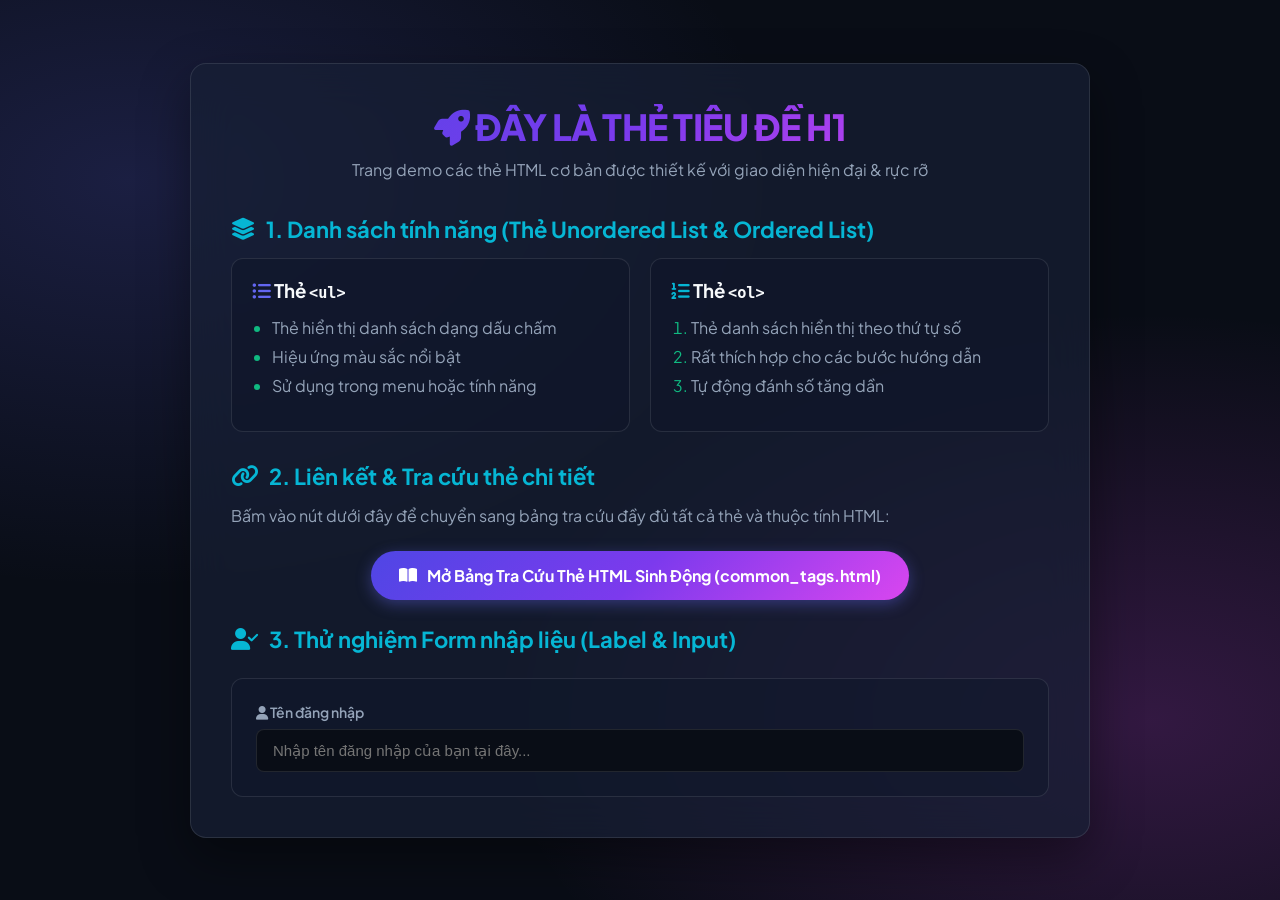
<file: index.html>
<!DOCTYPE html>
<html lang="vi">

<head>
    <meta charset="UTF-8">
    <meta name="viewport" content="width=device-width, initial-scale=1.0">
    <link rel="stylesheet" href="index.css">
    <link rel="stylesheet" href="https://cdnjs.cloudflare.com/ajax/libs/font-awesome/6.4.0/css/all.min.css">
    <title>Demo AI - Trang Chủ HTML5 Sinh Động</title>
</head>

<body>
    <div class="main-wrapper">
        <header>
            <h1><i class="fa-rocket fa-solid"></i> ĐÂY LÀ THẺ TIÊU ĐỀ H1</h1>
            <p class="subtitle">Trang demo các thẻ HTML cơ bản được thiết kế với giao diện hiện đại & rực rỡ</p>
        </header>

        <h2><i class="fa-solid fa-layer-group"></i> 1. Danh sách tính năng (Thẻ Unordered List & Ordered List)</h2>
        <div class="card-grid">
            <div class="info-card">
                <h3><i class="fa-solid fa-list-ul" style="color: #6366f1;"></i> Thẻ <code>&lt;ul&gt;</code></h3>
                <ul>
                    <li>Thẻ hiển thị danh sách dạng dấu chấm</li>
                    <li>Hiệu ứng màu sắc nổi bật</li>
                    <li>Sử dụng trong menu hoặc tính năng</li>
                </ul>
            </div>

            <div class="info-card">
                <h3><i class="fa-solid fa-list-ol" style="color: #06b6d4;"></i> Thẻ <code>&lt;ol&gt;</code></h3>
                <ol>
                    <li>Thẻ danh sách hiển thị theo thứ tự số</li>
                    <li>Rất thích hợp cho các bước hướng dẫn</li>
                    <li>Tự động đánh số tăng dần</li>
                </ol>
            </div>
        </div>

        <h2><i class="fa-solid fa-link"></i> 2. Liên kết & Tra cứu thẻ chi tiết</h2>
        <p style="margin-bottom: 20px; color: var(--text-secondary);">
            Bấm vào nút dưới đây để chuyển sang bảng tra cứu đầy đủ tất cả thẻ và thuộc tính HTML:
        </p>
        
        <div style="text-align: center; margin: 25px 0;">
            <a href="common_tags.html" class="btn-link">
                <i class="fa-solid fa-book-open"></i> Mở Bảng Tra Cứu Thẻ HTML Sinh Động (common_tags.html)
            </a>
        </div>

        <h2><i class="fa-solid fa-user-check"></i> 3. Thử nghiệm Form nhập liệu (Label & Input)</h2>
        <div class="form-box">
            <label for="username"><i class="fa-solid fa-user"></i> Tên đăng nhập</label>
            <input type="text" id="username" placeholder="Nhập tên đăng nhập của bạn tại đây...">
        </div>
    </div>
</body>

</html>
</file>
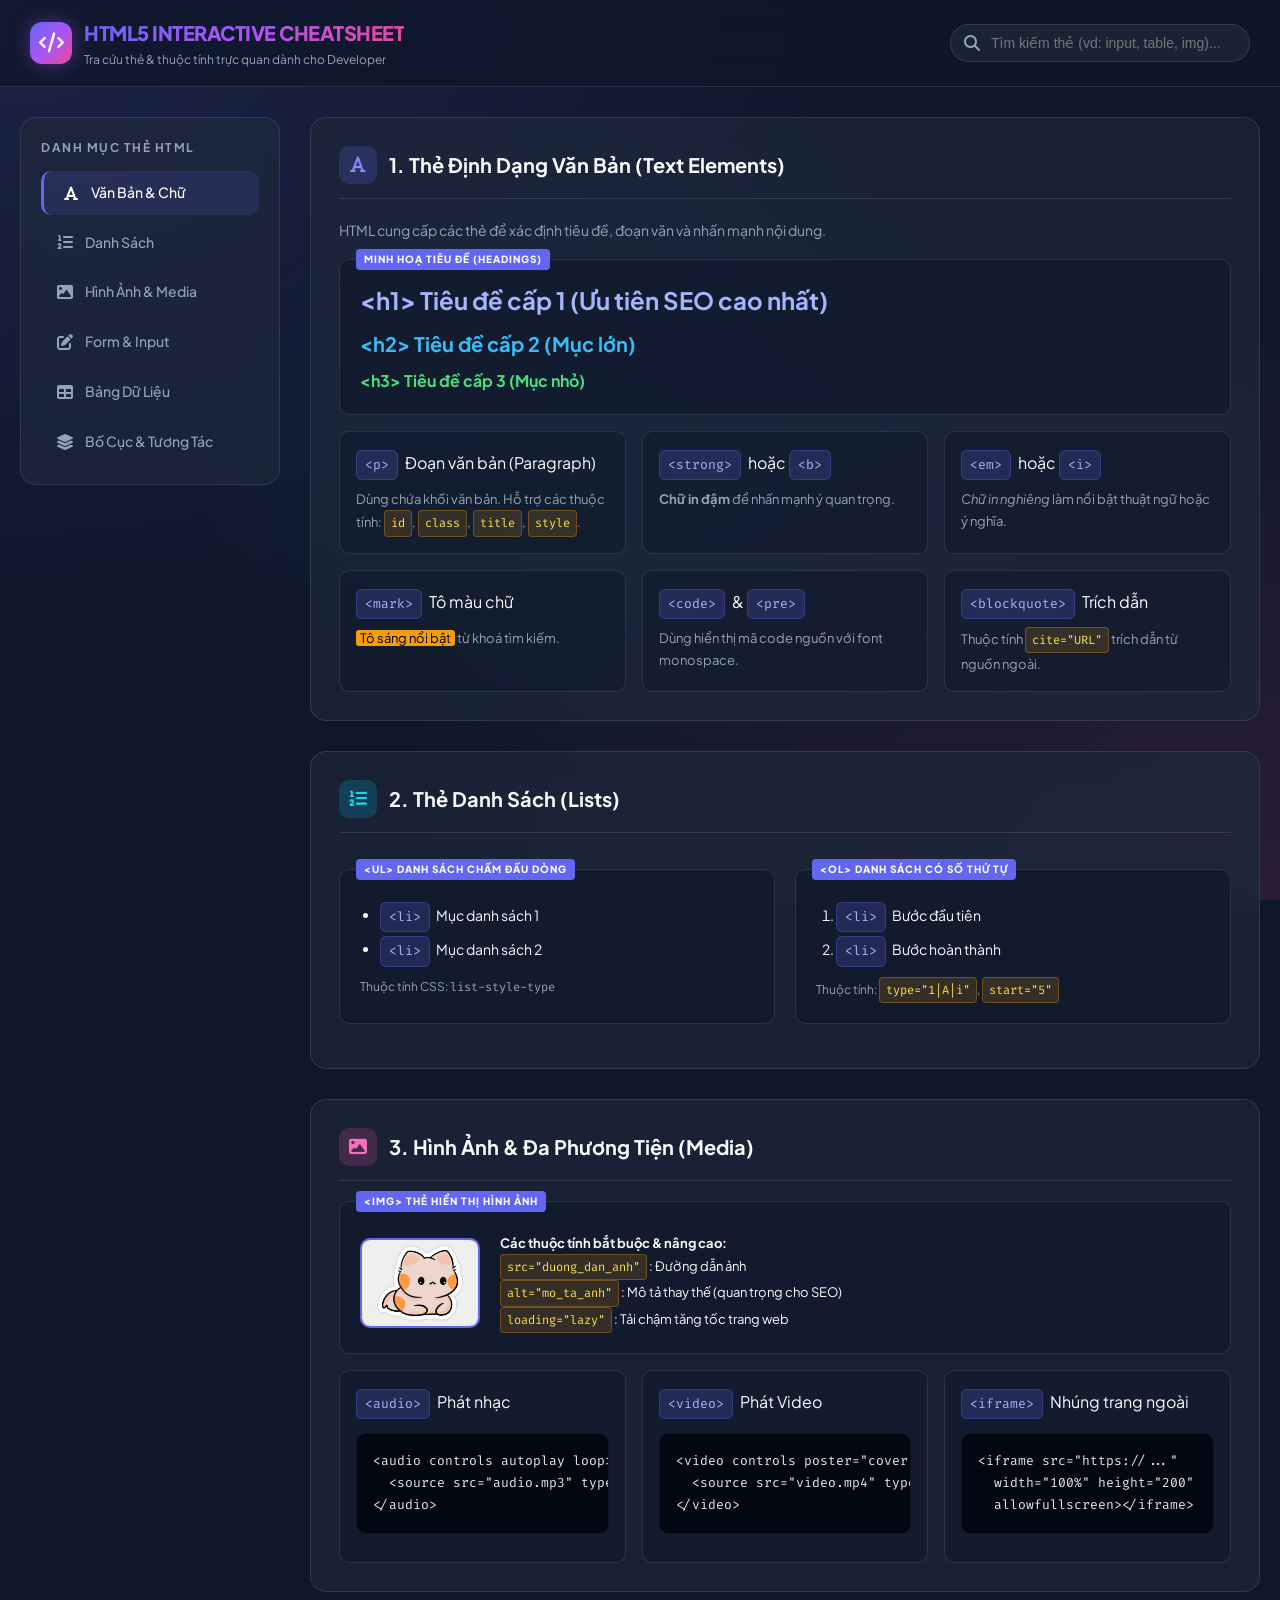
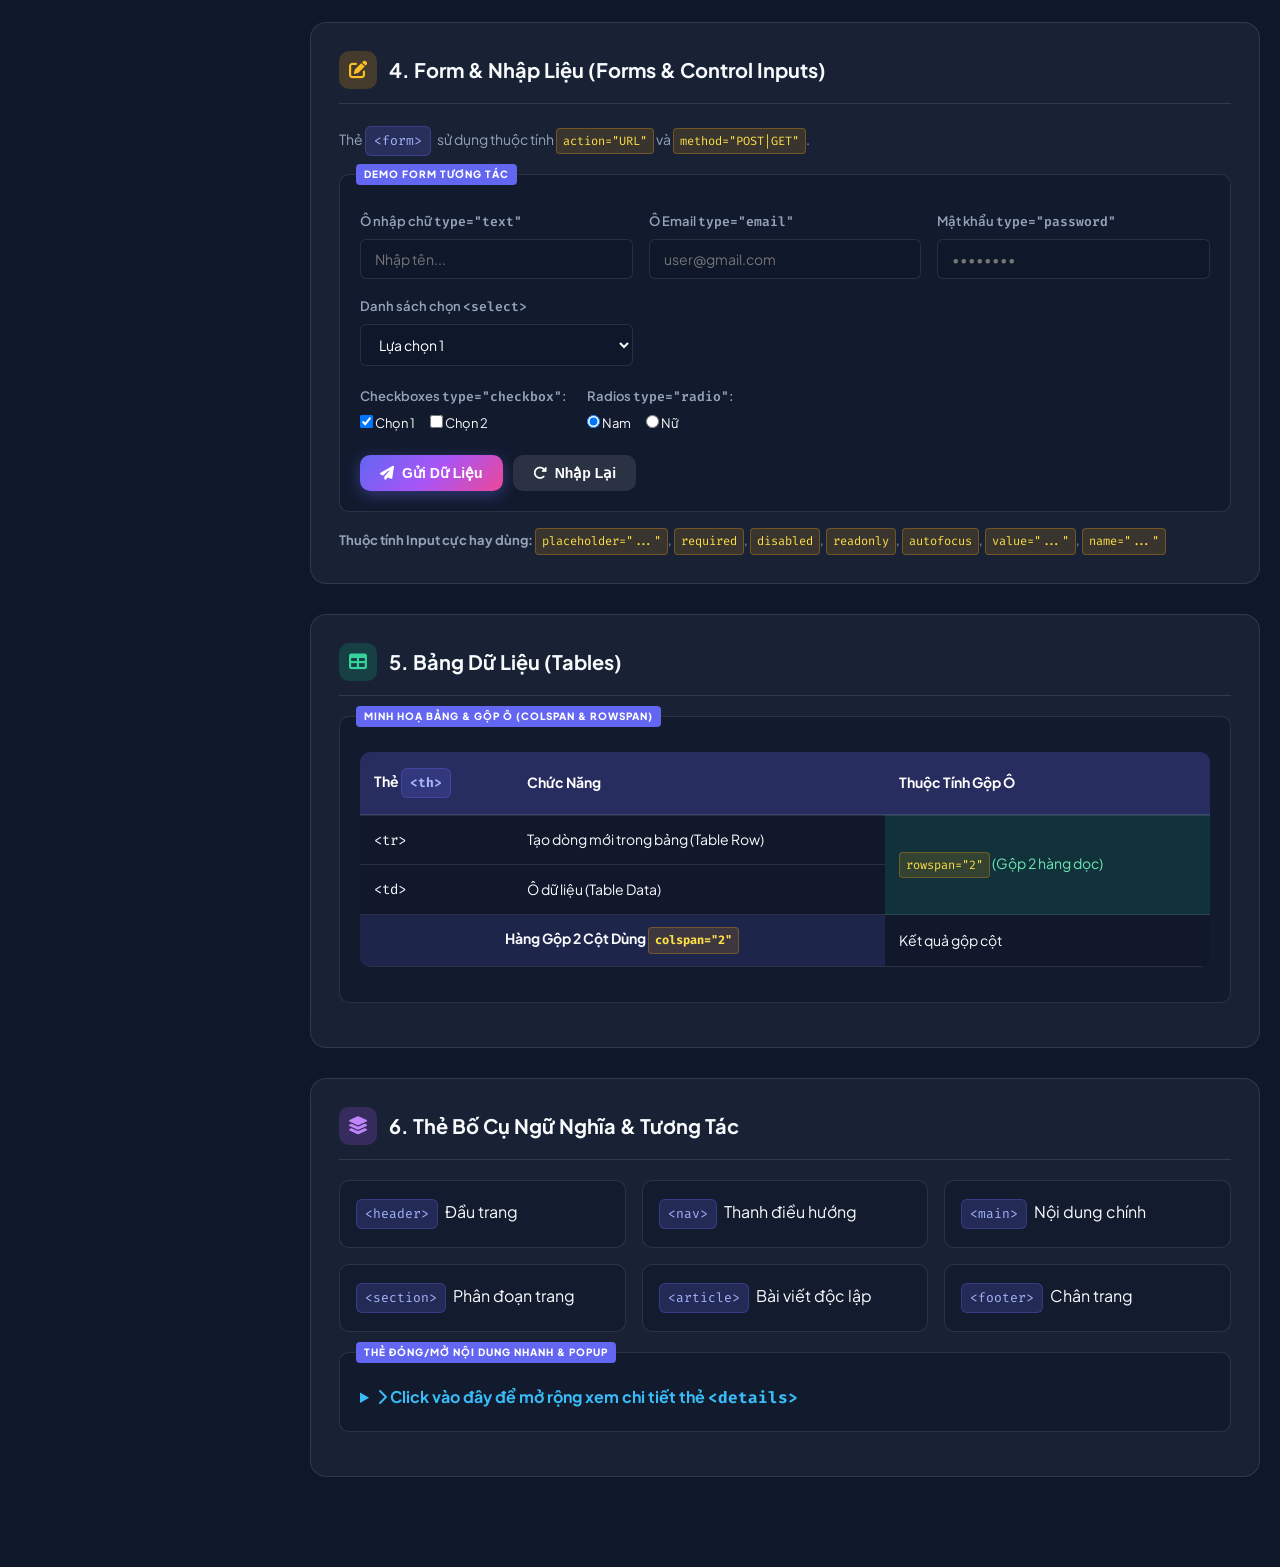
<file: common_tags.html>
<!DOCTYPE html>
<html lang="vi">

<head>
    <meta charset="UTF-8">
    <meta name="viewport" content="width=device-width, initial-scale=1.0">
    <meta name="description" content="Bảng Tra Cứu HTML5 Siêu Sinh Động - Tổng Hợp Thẻ & Thuộc Tính Thông Dụng">
    <title>HTML5 Interactive Cheatsheet & Visual Guide</title>

    <!-- Google Fonts: Plus Jakarta Sans & Fira Code -->
    <link rel="preconnect" href="https://fonts.googleapis.com">
    <link rel="preconnect" href="https://fonts.gstatic.com" crossorigin>
    <link href="https://fonts.googleapis.com/css2?family=Fira+Code:wght@400;600&family=Plus+Jakarta+Sans:wght@400;500;600;700;800&display=swap" rel="stylesheet">

    <!-- FontAwesome Icons -->
    <link rel="stylesheet" href="https://cdnjs.cloudflare.com/ajax/libs/font-awesome/6.4.0/css/all.min.css">

    <style>
        :root {
            --bg-main: #0f172a;
            --bg-card: rgba(30, 41, 59, 0.7);
            --bg-card-hover: rgba(30, 41, 59, 0.9);
            --border-color: rgba(255, 255, 255, 0.1);
            --border-glow: rgba(99, 102, 241, 0.4);
            
            --primary: #6366f1;
            --primary-gradient: linear-gradient(135deg, #6366f1 0%, #a855f7 50%, #ec4899 100%);
            --accent-cyan: #06b6d4;
            --accent-emerald: #10b981;
            --accent-amber: #f59e0b;
            --accent-rose: #f43f5e;

            --text-main: #f8fafc;
            --text-muted: #94a3b8;
            --code-bg: #030712;
            --radius-lg: 16px;
            --radius-md: 10px;
            --radius-sm: 6px;
        }

        * {
            box-sizing: border-box;
            margin: 0;
            padding: 0;
        }

        body {
            font-family: 'Plus Jakarta Sans', sans-serif;
            background-color: var(--bg-main);
            background-image: 
                radial-gradient(at 0% 0%, rgba(99, 102, 241, 0.15) 0px, transparent 50%),
                radial-gradient(at 100% 100%, rgba(236, 72, 153, 0.12) 0px, transparent 50%),
                radial-gradient(at 50% 50%, rgba(6, 182, 212, 0.08) 0px, transparent 50%);
            background-attachment: fixed;
            color: var(--text-main);
            line-height: 1.7;
            padding-bottom: 60px;
        }

        /* Scrollbar */
        ::-webkit-scrollbar {
            width: 8px;
        }
        ::-webkit-scrollbar-track {
            background: #0f172a;
        }
        ::-webkit-scrollbar-thumb {
            background: #334155;
            border-radius: 4px;
        }
        ::-webkit-scrollbar-thumb:hover {
            background: #475569;
        }

        /* Layout */
        .app-header {
            position: sticky;
            top: 0;
            z-index: 100;
            backdrop-filter: blur(16px);
            -webkit-backdrop-filter: blur(16px);
            background: rgba(15, 23, 42, 0.8);
            border-bottom: 1px solid var(--border-color);
            padding: 16px 30px;
            display: flex;
            justify-content: space-between;
            align-items: center;
            flex-wrap: wrap;
            gap: 15px;
        }

        .brand {
            display: flex;
            align-items: center;
            gap: 12px;
        }

        .brand-icon {
            width: 42px;
            height: 42px;
            border-radius: 12px;
            background: var(--primary-gradient);
            display: flex;
            align-items: center;
            justify-content: center;
            font-size: 20px;
            box-shadow: 0 0 20px rgba(168, 85, 247, 0.4);
            animation: pulse-glow 3s infinite alternate;
        }

        @keyframes pulse-glow {
            0% { box-shadow: 0 0 15px rgba(99, 102, 241, 0.4); }
            100% { box-shadow: 0 0 25px rgba(236, 72, 153, 0.6); }
        }

        .brand-title {
            font-size: 20px;
            font-weight: 800;
            background: var(--primary-gradient);
            -webkit-background-clip: text;
            -webkit-text-fill-color: transparent;
            letter-spacing: -0.5px;
        }

        /* Search Bar */
        .search-box {
            position: relative;
            min-width: 300px;
        }

        .search-box i {
            position: absolute;
            left: 14px;
            top: 50%;
            transform: translateY(-50%);
            color: var(--text-muted);
        }

        .search-input {
            width: 100%;
            padding: 10px 16px 10px 40px;
            border-radius: 30px;
            background: rgba(30, 41, 59, 0.8);
            border: 1px solid var(--border-color);
            color: var(--text-main);
            font-size: 14px;
            outline: none;
            transition: all 0.3s ease;
        }

        .search-input:focus {
            border-color: var(--primary);
            box-shadow: 0 0 15px rgba(99, 102, 241, 0.3);
            background: rgba(30, 41, 59, 1);
        }

        .container {
            max-width: 1280px;
            margin: 30px auto;
            padding: 0 20px;
            display: grid;
            grid-template-columns: 260px 1fr;
            gap: 30px;
        }

        @media (max-width: 900px) {
            .container {
                grid-template-columns: 1fr;
            }
        }

        /* Sidebar Navigation */
        .sidebar {
            position: sticky;
            top: 90px;
            height: fit-content;
            background: var(--bg-card);
            backdrop-filter: blur(12px);
            border: 1px solid var(--border-color);
            border-radius: var(--radius-lg);
            padding: 20px;
        }

        .nav-title {
            font-size: 12px;
            text-transform: uppercase;
            letter-spacing: 1.5px;
            color: var(--text-muted);
            margin-bottom: 12px;
            font-weight: 700;
        }

        .nav-list {
            list-style: none;
            display: flex;
            flex-direction: column;
            gap: 6px;
        }

        .nav-item a {
            display: flex;
            align-items: center;
            gap: 10px;
            padding: 10px 14px;
            border-radius: var(--radius-md);
            color: var(--text-muted);
            text-decoration: none;
            font-size: 14px;
            font-weight: 500;
            transition: all 0.25s ease;
        }

        .nav-item a:hover, .nav-item a.active {
            background: rgba(99, 102, 241, 0.15);
            color: #ffffff;
            border-left: 3px solid var(--primary);
            padding-left: 17px;
        }

        .nav-item a i {
            font-size: 16px;
            width: 20px;
            text-align: center;
        }

        /* Main Content Cards */
        .content-section {
            display: flex;
            flex-direction: column;
            gap: 30px;
        }

        .card {
            background: var(--bg-card);
            backdrop-filter: blur(16px);
            border: 1px solid var(--border-color);
            border-radius: var(--radius-lg);
            padding: 28px;
            transition: transform 0.3s ease, border-color 0.3s ease, box-shadow 0.3s ease;
            position: relative;
            overflow: hidden;
        }

        .card:hover {
            border-color: var(--border-glow);
            box-shadow: 0 10px 30px -10px rgba(99, 102, 241, 0.2);
            transform: translateY(-2px);
        }

        .card-header {
            display: flex;
            align-items: center;
            gap: 12px;
            margin-bottom: 20px;
            padding-bottom: 14px;
            border-bottom: 1px solid var(--border-color);
        }

        .card-icon {
            width: 38px;
            height: 38px;
            border-radius: 10px;
            display: flex;
            align-items: center;
            justify-content: center;
            font-size: 18px;
        }

        .icon-text { background: rgba(99, 102, 241, 0.2); color: #818cf8; }
        .icon-list { background: rgba(6, 182, 212, 0.2); color: #22d3ee; }
        .icon-media { background: rgba(236, 72, 153, 0.2); color: #f472b6; }
        .icon-form { background: rgba(245, 158, 11, 0.2); color: #fbbf24; }
        .icon-table { background: rgba(16, 185, 129, 0.2); color: #34d399; }
        .icon-inter { background: rgba(168, 85, 247, 0.2); color: #c084fc; }

        .card-title {
            font-size: 20px;
            font-weight: 700;
            color: var(--text-main);
        }

        /* Tags and Code styling */
        .tag-badge {
            display: inline-block;
            font-family: 'Fira Code', monospace;
            background: rgba(99, 102, 241, 0.2);
            color: #a5b4fc;
            padding: 3px 8px;
            border-radius: 6px;
            font-size: 13px;
            border: 1px solid rgba(99, 102, 241, 0.3);
            margin: 2px 4px 2px 0;
        }

        .attr-badge {
            display: inline-block;
            font-family: 'Fira Code', monospace;
            background: rgba(245, 158, 11, 0.15);
            color: #fde047;
            padding: 2px 6px;
            border-radius: 4px;
            font-size: 12px;
            border: 1px solid rgba(245, 158, 11, 0.3);
        }

        .demo-container {
            background: rgba(15, 23, 42, 0.6);
            border: 1px solid var(--border-color);
            border-radius: var(--radius-md);
            padding: 20px;
            margin: 16px 0;
            position: relative;
        }

        .demo-label {
            position: absolute;
            top: -11px;
            left: 16px;
            background: var(--primary);
            color: white;
            font-size: 10px;
            font-weight: 800;
            text-transform: uppercase;
            letter-spacing: 1px;
            padding: 2px 8px;
            border-radius: 4px;
        }

        pre {
            background: var(--code-bg);
            padding: 16px;
            border-radius: var(--radius-md);
            overflow-x: auto;
            font-family: 'Fira Code', monospace;
            font-size: 13px;
            color: #e2e8f0;
            border: 1px solid rgba(255, 255, 255, 0.05);
            margin: 12px 0;
        }

        code {
            font-family: 'Fira Code', monospace;
        }

        /* Form Custom Controls */
        .form-grid {
            display: grid;
            grid-template-columns: repeat(auto-fit, minmax(220px, 1fr));
            gap: 16px;
            margin-top: 15px;
        }

        .form-group {
            display: flex;
            flex-direction: column;
            gap: 6px;
        }

        .form-group label {
            font-size: 13px;
            font-weight: 600;
            color: var(--text-muted);
        }

        .custom-input, select, textarea {
            width: 100%;
            background: #0f172a;
            border: 1px solid var(--border-color);
            border-radius: var(--radius-sm);
            padding: 10px 14px;
            color: white;
            font-family: inherit;
            font-size: 14px;
            transition: all 0.2s ease;
        }

        .custom-input:focus, select:focus, textarea:focus {
            border-color: var(--primary);
            box-shadow: 0 0 10px rgba(99, 102, 241, 0.3);
            outline: none;
        }

        .btn {
            display: inline-flex;
            align-items: center;
            gap: 8px;
            padding: 10px 20px;
            border-radius: var(--radius-md);
            border: none;
            font-weight: 600;
            font-size: 14px;
            cursor: pointer;
            transition: all 0.3s ease;
        }

        .btn-primary {
            background: var(--primary-gradient);
            color: white;
            box-shadow: 0 4px 15px rgba(99, 102, 241, 0.4);
        }

        .btn-primary:hover {
            transform: translateY(-2px);
            box-shadow: 0 6px 20px rgba(168, 85, 247, 0.5);
        }

        .btn-secondary {
            background: rgba(255, 255, 255, 0.1);
            color: white;
        }

        .btn-secondary:hover {
            background: rgba(255, 255, 255, 0.2);
        }

        /* Table Styling */
        .custom-table {
            width: 100%;
            border-collapse: collapse;
            margin: 15px 0;
            overflow: hidden;
            border-radius: var(--radius-md);
        }

        .custom-table th {
            background: rgba(99, 102, 241, 0.25);
            color: #ffffff;
            padding: 14px;
            text-align: left;
            font-weight: 700;
            font-size: 14px;
            border-bottom: 2px solid var(--border-color);
        }

        .custom-table td {
            padding: 12px 14px;
            border-bottom: 1px solid var(--border-color);
            background: rgba(15, 23, 42, 0.4);
            font-size: 14px;
        }

        .custom-table tr:hover td {
            background: rgba(99, 102, 241, 0.1);
        }

        /* Tooltip & Animations */
        .tooltip-box {
            position: relative;
            display: inline-block;
            cursor: help;
        }

        .tooltip-box .tooltip-text {
            visibility: hidden;
            width: 220px;
            background-color: #1e293b;
            color: #fff;
            text-align: center;
            border-radius: 6px;
            padding: 8px 12px;
            position: absolute;
            z-index: 10;
            bottom: 125%;
            left: 50%;
            margin-left: -110px;
            opacity: 0;
            transition: opacity 0.3s;
            font-size: 12px;
            border: 1px solid var(--primary);
            box-shadow: 0 10px 20px rgba(0,0,0,0.5);
        }

        .tooltip-box:hover .tooltip-text {
            visibility: visible;
            opacity: 1;
        }

        /* Grid Cards inside Sections */
        .tag-grid {
            display: grid;
            grid-template-columns: repeat(auto-fit, minmax(280px, 1fr));
            gap: 16px;
            margin-top: 15px;
        }

        .tag-item-card {
            background: rgba(15, 23, 42, 0.5);
            border: 1px solid var(--border-color);
            padding: 16px;
            border-radius: var(--radius-md);
            transition: all 0.2s ease;
        }

        .tag-item-card:hover {
            border-color: var(--primary);
            background: rgba(15, 23, 42, 0.8);
        }
    </style>
</head>

<body>

    <!-- Header / Navbar -->
    <header class="app-header">
        <div class="brand">
            <div class="brand-icon">
                <i class="fa-solid fa-code"></i>
            </div>
            <div>
                <div class="brand-title">HTML5 INTERACTIVE CHEATSHEET</div>
                <div style="font-size: 12px; color: var(--text-muted);">Tra cứu thẻ & thuộc tính trực quan dành cho Developer</div>
            </div>
        </div>

        <!-- Tim kiem nhanh -->
        <div class="search-box">
            <i class="fa-solid fa-magnifying-glass"></i>
            <input type="text" id="tagSearch" class="search-input" placeholder="Tìm kiếm thẻ (vd: input, table, img)..." onkeyup="filterTags()">
        </div>
    </header>

    <div class="container">
        <!-- Sidebar Navigation -->
        <aside class="sidebar">
            <div class="nav-title">Danh Mục Thẻ HTML</div>
            <ul class="nav-list">
                <li class="nav-item"><a href="#text-sec" class="active"><i class="fa-solid fa-font"></i> Văn Bản & Chữ</a></li>
                <li class="nav-item"><a href="#list-sec"><i class="fa-solid fa-list-ol"></i> Danh Sách</a></li>
                <li class="nav-item"><a href="#media-sec"><i class="fa-solid fa-image"></i> Hình Ảnh & Media</a></li>
                <li class="nav-item"><a href="#form-sec"><i class="fa-solid fa-pen-to-square"></i> Form & Input</a></li>
                <li class="nav-item"><a href="#table-sec"><i class="fa-solid fa-table"></i> Bảng Dữ Liệu</a></li>
                <li class="nav-item"><a href="#layout-sec"><i class="fa-solid fa-layer-group"></i> Bố Cục & Tương Tác</a></li>
            </ul>
        </aside>

        <!-- Main Content Area -->
        <main class="content-section">

            <!-- 1. VĂN BẢN & CHỮ -->
            <section id="text-sec" class="card tag-category">
                <div class="card-header">
                    <div class="card-icon icon-text"><i class="fa-solid fa-font"></i></div>
                    <div class="card-title">1. Thẻ Định Dạng Văn Bản (Text Elements)</div>
                </div>

                <p style="color: var(--text-muted); font-size: 14px;">HTML cung cấp các thẻ để xác định tiêu đề, đoạn văn và nhấn mạnh nội dung.</p>

                <div class="demo-container">
                    <span class="demo-label">Minh hoạ tiêu đề (Headings)</span>
                    <h1 style="font-size: 24px; color: #a5b4fc; margin-bottom: 6px;">&lt;h1&gt; Tiêu đề cấp 1 (Ưu tiên SEO cao nhất)</h1>
                    <h2 style="font-size: 20px; color: #38bdf8; margin-bottom: 6px;">&lt;h2&gt; Tiêu đề cấp 2 (Mục lớn)</h2>
                    <h3 style="font-size: 16px; color: #4ade80;">&lt;h3&gt; Tiêu đề cấp 3 (Mục nhỏ)</h3>
                </div>

                <div class="tag-grid">
                    <div class="tag-item-card">
                        <span class="tag-badge">&lt;p&gt;</span> Đoạn văn bản (Paragraph)
                        <p style="font-size: 13px; color: var(--text-muted); margin-top: 6px;">
                            Dùng chứa khối văn bản. Hỗ trợ các thuộc tính: <span class="attr-badge">id</span>, <span class="attr-badge">class</span>, <span class="attr-badge">title</span>, <span class="attr-badge">style</span>.
                        </p>
                    </div>

                    <div class="tag-item-card">
                        <span class="tag-badge">&lt;strong&gt;</span> hoặc <span class="tag-badge">&lt;b&gt;</span>
                        <p style="font-size: 13px; color: var(--text-muted); margin-top: 6px;">
                            <strong>Chữ in đậm</strong> để nhấn mạnh ý quan trọng.
                        </p>
                    </div>

                    <div class="tag-item-card">
                        <span class="tag-badge">&lt;em&gt;</span> hoặc <span class="tag-badge">&lt;i&gt;</span>
                        <p style="font-size: 13px; color: var(--text-muted); margin-top: 6px;">
                            <em>Chữ in nghiêng</em> làm nổi bật thuật ngữ hoặc ý nghĩa.
                        </p>
                    </div>

                    <div class="tag-item-card">
                        <span class="tag-badge">&lt;mark&gt;</span> Tô màu chữ
                        <p style="font-size: 13px; color: var(--text-muted); margin-top: 6px;">
                            <mark style="background: #f59e0b; color: #000; padding: 0 4px; border-radius: 3px;">Tô sáng nổi bật</mark> từ khoá tìm kiếm.
                        </p>
                    </div>

                    <div class="tag-item-card">
                        <span class="tag-badge">&lt;code&gt;</span> & <span class="tag-badge">&lt;pre&gt;</span>
                        <p style="font-size: 13px; color: var(--text-muted); margin-top: 6px;">
                            Dùng hiển thị mã code nguồn với font monospace.
                        </p>
                    </div>

                    <div class="tag-item-card">
                        <span class="tag-badge">&lt;blockquote&gt;</span> Trích dẫn
                        <p style="font-size: 13px; color: var(--text-muted); margin-top: 6px;">
                            Thuộc tính <span class="attr-badge">cite="URL"</span> trích dẫn từ nguồn ngoài.
                        </p>
                    </div>
                </div>
            </section>

            <!-- 2. DANH SÁCH -->
            <section id="list-sec" class="card tag-category">
                <div class="card-header">
                    <div class="card-icon icon-list"><i class="fa-solid fa-list-ol"></i></div>
                    <div class="card-title">2. Thẻ Danh Sách (Lists)</div>
                </div>

                <div style="display: grid; grid-template-columns: repeat(auto-fit, minmax(280px, 1fr)); gap: 20px;">
                    <!-- UL -->
                    <div class="demo-container">
                        <span class="demo-label">&lt;ul&gt; Danh sách chấm đầu dòng</span>
                        <ul style="padding-left: 20px; font-size: 14px; margin-top: 10px;">
                            <li><span class="tag-badge">&lt;li&gt;</span> Mục danh sách 1</li>
                            <li><span class="tag-badge">&lt;li&gt;</span> Mục danh sách 2</li>
                        </ul>
                        <div style="font-size: 12px; color: var(--text-muted); margin-top: 8px;">Thuộc tính CSS: <code>list-style-type</code></div>
                    </div>

                    <!-- OL -->
                    <div class="demo-container">
                        <span class="demo-label">&lt;ol&gt; Danh sách có số thứ tự</span>
                        <ol style="padding-left: 20px; font-size: 14px; margin-top: 10px;">
                            <li><span class="tag-badge">&lt;li&gt;</span> Bước đầu tiên</li>
                            <li><span class="tag-badge">&lt;li&gt;</span> Bước hoàn thành</li>
                        </ol>
                        <div style="font-size: 12px; color: var(--text-muted); margin-top: 8px;">Thuộc tính: <span class="attr-badge">type="1|A|i"</span>, <span class="attr-badge">start="5"</span></div>
                    </div>
                </div>
            </section>

            <!-- 3. HÌNH ẢNH & MEDIA -->
            <section id="media-sec" class="card tag-category">
                <div class="card-header">
                    <div class="card-icon icon-media"><i class="fa-solid fa-image"></i></div>
                    <div class="card-title">3. Hình Ảnh & Đa Phương Tiện (Media)</div>
                </div>

                <div class="demo-container">
                    <span class="demo-label">&lt;img&gt; Thẻ hiển thị hình ảnh</span>
                    <div style="display: flex; gap: 20px; align-items: center; flex-wrap: wrap; margin-top: 10px;">
                        <img src="anh.jpg" alt="Mèo mẫu" style="width: 120px; height: 90px; object-fit: cover; border-radius: 10px; border: 2px solid var(--primary);" onerror="this.src='https://images.unsplash.com/photo-1514888286974-6c03e2ca1dba?w=300'">
                        <div style="font-size: 13px;">
                            <p><strong>Các thuộc tính bắt buộc & nâng cao:</strong></p>
                            <p><span class="attr-badge">src="duong_dan_anh"</span> : Đường dẫn ảnh</p>
                            <p><span class="attr-badge">alt="mo_ta_anh"</span> : Mô tả thay thế (quan trọng cho SEO)</p>
                            <p><span class="attr-badge">loading="lazy"</span> : Tải chậm tăng tốc trang web</p>
                        </div>
                    </div>
                </div>

                <div class="tag-grid">
                    <div class="tag-item-card">
                        <span class="tag-badge">&lt;audio&gt;</span> Phát nhạc
                        <pre><code>&lt;audio controls autoplay loop&gt;
  &lt;source src="audio.mp3" type="audio/mpeg"&gt;
&lt;/audio&gt;</code></pre>
                    </div>

                    <div class="tag-item-card">
                        <span class="tag-badge">&lt;video&gt;</span> Phát Video
                        <pre><code>&lt;video controls poster="cover.jpg"&gt;
  &lt;source src="video.mp4" type="video/mp4"&gt;
&lt;/video&gt;</code></pre>
                    </div>

                    <div class="tag-item-card">
                        <span class="tag-badge">&lt;iframe&gt;</span> Nhúng trang ngoài
                        <pre><code>&lt;iframe src="https://..." 
  width="100%" height="200" 
  allowfullscreen&gt;&lt;/iframe&gt;</code></pre>
                    </div>
                </div>
            </section>

            <!-- 4. FORM & INPUT -->
            <section id="form-sec" class="card tag-category">
                <div class="card-header">
                    <div class="card-icon icon-form"><i class="fa-solid fa-pen-to-square"></i></div>
                    <div class="card-title">4. Form & Nhập Liệu (Forms & Control Inputs)</div>
                </div>

                <p style="color: var(--text-muted); font-size: 14px;">Thẻ <span class="tag-badge">&lt;form&gt;</span> sử dụng thuộc tính <span class="attr-badge">action="URL"</span> và <span class="attr-badge">method="POST|GET"</span>.</p>

                <div class="demo-container">
                    <span class="demo-label">Demo Form tương tác</span>
                    <form onsubmit="event.preventDefault(); alert('Đã Submit Form thành công!');">
                        <div class="form-grid">
                            <div class="form-group">
                                <label for="demo-name">Ô nhập chữ <code>type="text"</code></label>
                                <input type="text" id="demo-name" class="custom-input" placeholder="Nhập tên..." required>
                            </div>

                            <div class="form-group">
                                <label for="demo-email">Ô Email <code>type="email"</code></label>
                                <input type="email" id="demo-email" class="custom-input" placeholder="user@gmail.com">
                            </div>

                            <div class="form-group">
                                <label for="demo-pass">Mật khẩu <code>type="password"</code></label>
                                <input type="password" id="demo-pass" class="custom-input" placeholder="••••••••">
                            </div>

                            <div class="form-group">
                                <label for="demo-select">Danh sách chọn <code>&lt;select&gt;</code></label>
                                <select id="demo-select">
                                    <option>Lựa chọn 1</option>
                                    <option>Lựa chọn 2</option>
                                </select>
                            </div>
                        </div>

                        <div style="margin-top: 15px; display: flex; gap: 20px; align-items: center; flex-wrap: wrap;">
                            <div>
                                <label style="font-size: 13px; font-weight: 600; color: var(--text-muted);">Checkboxes <code>type="checkbox"</code>:</label><br>
                                <label style="margin-right: 12px; font-size: 13px;"><input type="checkbox" checked> Chọn 1</label>
                                <label style="font-size: 13px;"><input type="checkbox"> Chọn 2</label>
                            </div>

                            <div>
                                <label style="font-size: 13px; font-weight: 600; color: var(--text-muted);">Radios <code>type="radio"</code>:</label><br>
                                <label style="margin-right: 12px; font-size: 13px;"><input type="radio" name="r" checked> Nam</label>
                                <label style="font-size: 13px;"><input type="radio" name="r"> Nữ</label>
                            </div>
                        </div>

                        <div style="margin-top: 20px; display: flex; gap: 10px;">
                            <button type="submit" class="btn btn-primary"><i class="fa-solid fa-paper-plane"></i> Gửi Dữ Liệu</button>
                            <button type="reset" class="btn btn-secondary"><i class="fa-solid fa-rotate-right"></i> Nhập Lại</button>
                        </div>
                    </form>
                </div>

                <div style="font-size: 13px; color: var(--text-muted); margin-top: 10px;">
                    <strong>Thuộc tính Input cực hay dùng:</strong>
                    <span class="attr-badge">placeholder="..."</span>, 
                    <span class="attr-badge">required</span>, 
                    <span class="attr-badge">disabled</span>, 
                    <span class="attr-badge">readonly</span>, 
                    <span class="attr-badge">autofocus</span>, 
                    <span class="attr-badge">value="..."</span>, 
                    <span class="attr-badge">name="..."</span>
                </div>
            </section>

            <!-- 5. BẢNG DỮ LIỆU -->
            <section id="table-sec" class="card tag-category">
                <div class="card-header">
                    <div class="card-icon icon-table"><i class="fa-solid fa-table"></i></div>
                    <div class="card-title">5. Bảng Dữ Liệu (Tables)</div>
                </div>

                <div class="demo-container">
                    <span class="demo-label">Minh hoạ Bảng & Gộp Ô (Colspan & Rowspan)</span>
                    <table class="custom-table">
                        <thead>
                            <tr>
                                <th>Thẻ <span class="tag-badge">&lt;th&gt;</span></th>
                                <th>Chức Năng</th>
                                <th>Thuộc Tính Gộp Ô</th>
                            </tr>
                        </thead>
                        <tbody>
                            <tr>
                                <td><code>&lt;tr&gt;</code></td>
                                <td>Tạo dòng mới trong bảng (Table Row)</td>
                                <td rowspan="2" style="background: rgba(16, 185, 129, 0.15); color: #6ee7b7; vertical-align: middle;">
                                    <span class="attr-badge">rowspan="2"</span> (Gộp 2 hàng dọc)
                                </td>
                            </tr>
                            <tr>
                                <td><code>&lt;td&gt;</code></td>
                                <td>Ô dữ liệu (Table Data)</td>
                            </tr>
                            <tr>
                                <td colspan="2" style="text-align: center; font-weight: 700; background: rgba(99, 102, 241, 0.15);">
                                    Hàng Gộp 2 Cột Dùng <span class="attr-badge">colspan="2"</span>
                                </td>
                                <td>Kết quả gộp cột</td>
                            </tr>
                        </tbody>
                    </table>
                </div>
            </section>

            <!-- 6. BỐ CỤC & TƯƠNG TÁC -->
            <section id="layout-sec" class="card tag-category">
                <div class="card-header">
                    <div class="card-icon icon-inter"><i class="fa-solid fa-layer-group"></i></div>
                    <div class="card-title">6. Thẻ Bố Cụ Ngữ Nghĩa & Tương Tác</div>
                </div>

                <div class="tag-grid">
                    <div class="tag-item-card">
                        <span class="tag-badge">&lt;header&gt;</span> Đầu trang
                    </div>
                    <div class="tag-item-card">
                        <span class="tag-badge">&lt;nav&gt;</span> Thanh điều hướng
                    </div>
                    <div class="tag-item-card">
                        <span class="tag-badge">&lt;main&gt;</span> Nội dung chính
                    </div>
                    <div class="tag-item-card">
                        <span class="tag-badge">&lt;section&gt;</span> Phân đoạn trang
                    </div>
                    <div class="tag-item-card">
                        <span class="tag-badge">&lt;article&gt;</span> Bài viết độc lập
                    </div>
                    <div class="tag-item-card">
                        <span class="tag-badge">&lt;footer&gt;</span> Chân trang
                    </div>
                </div>

                <!-- Interactive details -->
                <div class="demo-container" style="margin-top: 20px;">
                    <span class="demo-label">Thẻ Đóng/Mở Nội Dung Nhanh & Popup</span>
                    
                    <details style="cursor: pointer; margin-top: 10px;">
                        <summary style="font-weight: 700; color: #38bdf8; outline: none;">
                            <i class="fa-solid fa-chevron-right"></i> Click vào đây để mở rộng xem chi tiết thẻ <code>&lt;details&gt;</code>
                        </summary>
                        <p style="font-size: 13px; color: var(--text-muted); margin-top: 10px; padding-left: 20px;">
                            Thẻ <code>&lt;details&gt;</code> kết hợp <code>&lt;summary&gt;</code> giúp tạo các phần Accordion đóng mở câu hỏi FAQ cực kỳ gọn gàng mà không cần viết 1 dòng JavaScript nào!
                        </p>
                    </details>
                </div>
            </section>

        </main>
    </div>

    <!-- JavaScript hỗ trợ Tìm kiếm nhanh thẻ & active menu -->
    <script>
        function filterTags() {
            const input = document.getElementById('tagSearch').value.toLowerCase();
            const categories = document.querySelectorAll('.tag-category');

            categories.forEach(cat => {
                const text = cat.innerText.toLowerCase();
                if (text.includes(input)) {
                    cat.style.display = 'block';
                } else {
                    cat.style.display = 'none';
                }
            });
        }

        // Active Link Highlight khi Scroll
        const sections = document.querySelectorAll("section");
        const navLi = document.querySelectorAll(".nav-list li a");

        window.addEventListener("scroll", () => {
            let current = "";
            sections.forEach((section) => {
                const sectionTop = section.offsetTop;
                if (pageYOffset >= sectionTop - 150) {
                    current = section.getAttribute("id");
                }
            });

            navLi.forEach((a) => {
                a.classList.remove("active");
                if (a.getAttribute("href") === "#" + current) {
                    a.classList.add("active");
                }
            });
        });
    </script>
</body>

</html>
</file>
<file: index.css>
/* Core Design System & Tokens */
@import url('https://fonts.googleapis.com/css2?family=Plus+Jakarta+Sans:wght@400;500;600;700;800&family=Fira+Code:wght@400;600&display=swap');

:root {
    --primary: #6366f1;
    --primary-gradient: linear-gradient(135deg, #4f46e5 0%, #7c3aed 50%, #d946ef 100%);
    --bg-dark: #090d16;
    --card-bg: rgba(23, 32, 54, 0.7);
    --card-border: rgba(255, 255, 255, 0.1);
    --text-primary: #f8fafc;
    --text-secondary: #94a3b8;
    --accent-emerald: #10b981;
    --accent-amber: #f59e0b;
    --accent-cyan: #06b6d4;
    --radius: 16px;
}

* {
    box-sizing: border-box;
    margin: 0;
    padding: 0;
}

body {
    font-family: 'Plus Jakarta Sans', sans-serif;
    background-color: var(--bg-dark);
    background-image: 
        radial-gradient(at 10% 20%, rgba(99, 102, 241, 0.2) 0px, transparent 40%),
        radial-gradient(at 90% 80%, rgba(217, 70, 239, 0.2) 0px, transparent 40%);
    background-attachment: fixed;
    color: var(--text-primary);
    min-height: 100vh;
    padding: 40px 20px;
    display: flex;
    justify-content: center;
    align-items: center;
}

.main-wrapper {
    max-width: 900px;
    width: 100%;
    background: var(--card-bg);
    backdrop-filter: blur(20px);
    -webkit-backdrop-filter: blur(20px);
    border: 1px solid var(--card-border);
    border-radius: var(--radius);
    padding: 40px;
    box-shadow: 0 20px 50px rgba(0, 0, 0, 0.4);
}

header {
    text-align: center;
    margin-bottom: 35px;
}

h1 {
    font-size: 36px;
    font-weight: 800;
    background: var(--primary-gradient);
    -webkit-background-clip: text;
    -webkit-text-fill-color: transparent;
    margin-bottom: 10px;
    letter-spacing: -0.5px;
}

h2 {
    font-size: 22px;
    color: var(--accent-cyan);
    margin: 25px 0 15px 0;
    display: flex;
    align-items: center;
    gap: 10px;
}

p.subtitle {
    color: var(--text-secondary);
    font-size: 16px;
}

.card-grid {
    display: grid;
    grid-template-columns: repeat(auto-fit, minmax(250px, 1fr));
    gap: 20px;
    margin-bottom: 30px;
}

.info-card {
    background: rgba(15, 23, 42, 0.6);
    border: 1px solid var(--card-border);
    border-radius: 12px;
    padding: 20px;
    transition: all 0.3s ease;
}

.info-card:hover {
    border-color: var(--primary);
    transform: translateY(-4px);
    box-shadow: 0 10px 25px rgba(99, 102, 241, 0.2);
}

.btn-link {
    display: inline-flex;
    align-items: center;
    gap: 10px;
    background: var(--primary-gradient);
    color: white;
    text-decoration: none;
    font-weight: 700;
    padding: 14px 28px;
    border-radius: 30px;
    transition: all 0.3s ease;
    box-shadow: 0 4px 15px rgba(99, 102, 241, 0.4);
}

.btn-link:hover {
    transform: translateY(-2px) scale(1.02);
    box-shadow: 0 8px 25px rgba(217, 70, 239, 0.5);
}

/* Custom list styling */
ul, ol {
    padding-left: 20px;
    margin: 15px 0;
}

li {
    margin-bottom: 8px;
    color: var(--text-secondary);
}

li::marker {
    color: var(--accent-emerald);
}

/* Form Styles */
.form-box {
    background: rgba(15, 23, 42, 0.5);
    padding: 24px;
    border-radius: 12px;
    border: 1px solid var(--card-border);
    margin-top: 25px;
}

label {
    display: block;
    font-size: 14px;
    font-weight: 600;
    color: var(--text-secondary);
    margin-bottom: 8px;
}

input[type="text"] {
    width: 100%;
    padding: 12px 16px;
    background: #090d16;
    border: 1px solid var(--card-border);
    border-radius: 8px;
    color: white;
    font-size: 15px;
    outline: none;
    transition: border 0.3s ease;
}

input[type="text"]:focus {
    border-color: var(--primary);
    box-shadow: 0 0 12px rgba(99, 102, 241, 0.3);
}
</file>
